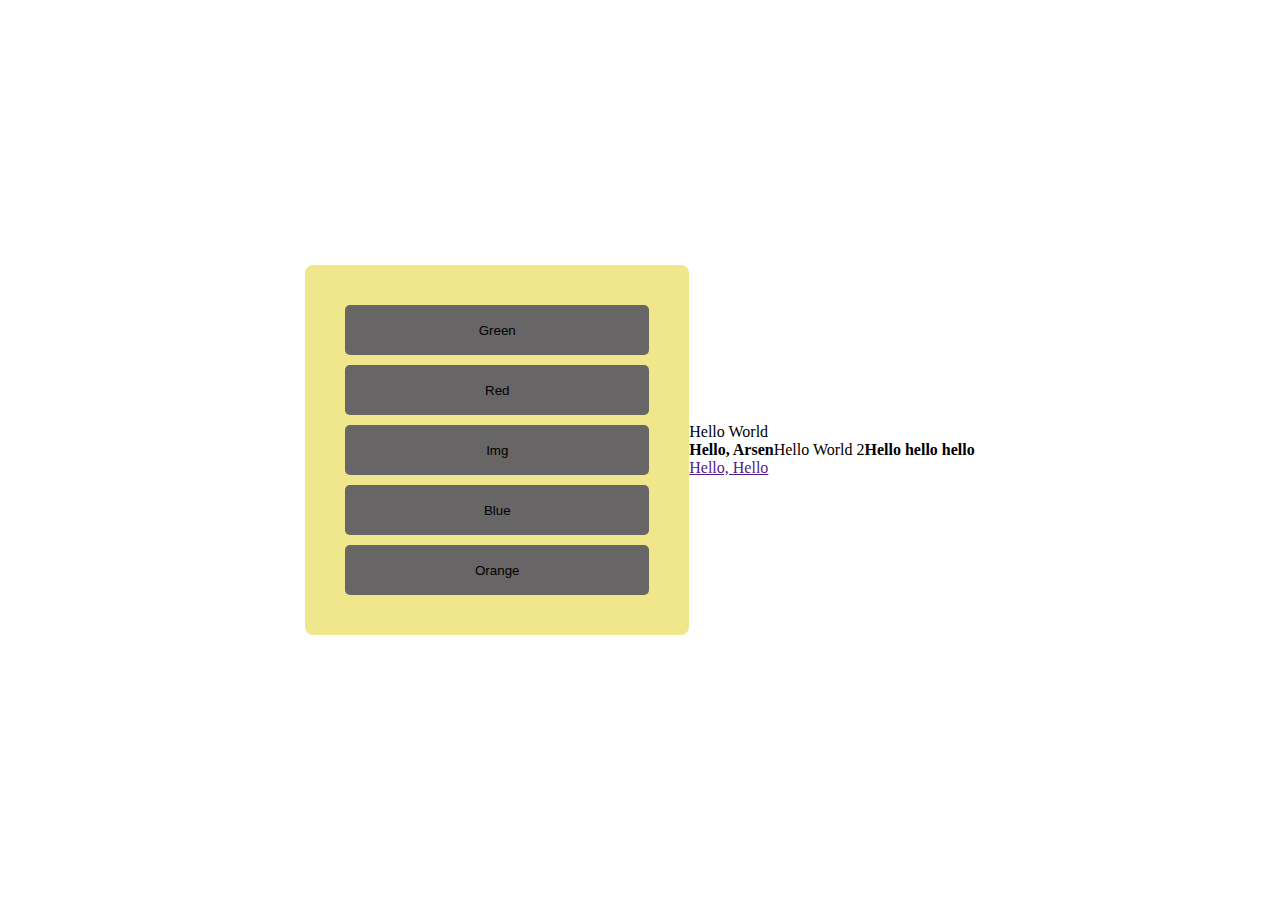
<file: project_10/index.html>
<!DOCTYPE html>
<html lang="en">
<head>
    <meta charset="UTF-8">
    <meta http-equiv="X-UA-Compatible" content="IE=edge">
    <meta name="viewport" content="width=device-width, initial-scale=1.0">
    <title>Document</title>
    <link rel="stylesheet" href="./style.css">
</head>
<body><main>
        <button class="item" id="green">Green</button>
        <button class="item" id="red">Red</button>
        <button class="item" id="url(./images/pionq.jpeg)">Img</button>
        <button class="item" id="blue">Blue</button>
        <button class="item" id="orange">Orange</button>

    </main>

    <div class="item-1">
        <p class="text">Hello World</p>
        <h4 class="title">Hello, Arsen</h4>
        <a href="">Hello, Hello</a>
    </div>

    <p class="text">Hello World 2</p>
    <h4 class="title">Hello hello hello</h4>

    <script src="./script.js"></script>
</body>
</html>
</file>
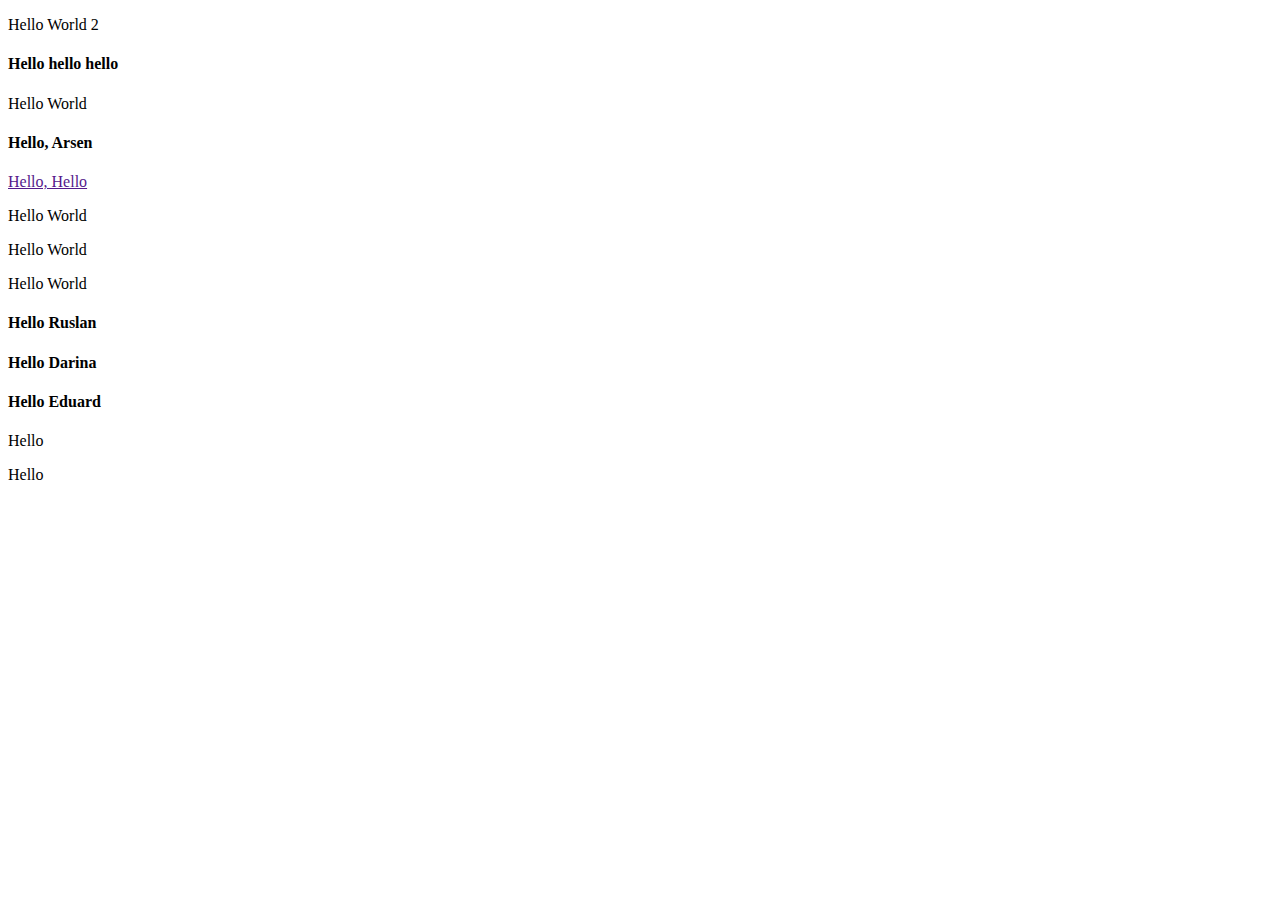
<file: project_11/index.html>
<!DOCTYPE html>
<html lang="en">
<head>
    <meta charset="UTF-8">
    <meta http-equiv="X-UA-Compatible" content="IE=edge">
    <meta name="viewport" content="width=device-width, initial-scale=1.0">
    <title>Document</title>
</head>
<body>
    <p class="text">Hello World 2</p>
    <h4 class="title">Hello hello hello</h4>

    <div class="item-1">
        <p class="text">Hello World</p>
        <h4 class="title">Hello, Arsen</h4>
        <a href="">Hello, Hello</a>
        <p class="text">Hello World</p>
        <p class="text">Hello World</p>
        <p class="text">Hello World</p>
    </div>

    <h4 class="title">Hello Ruslan</h4>
    <h4 class="title">Hello Darina</h4>
    <h4 class="title">Hello Eduard</h4>
   
     <div class="item-2">
        <p class="text">Hello</p>
        <p class="text">Hello</p>
     </div> 

   <script src="./script.js"></script> 
</body>
</html>
</file>
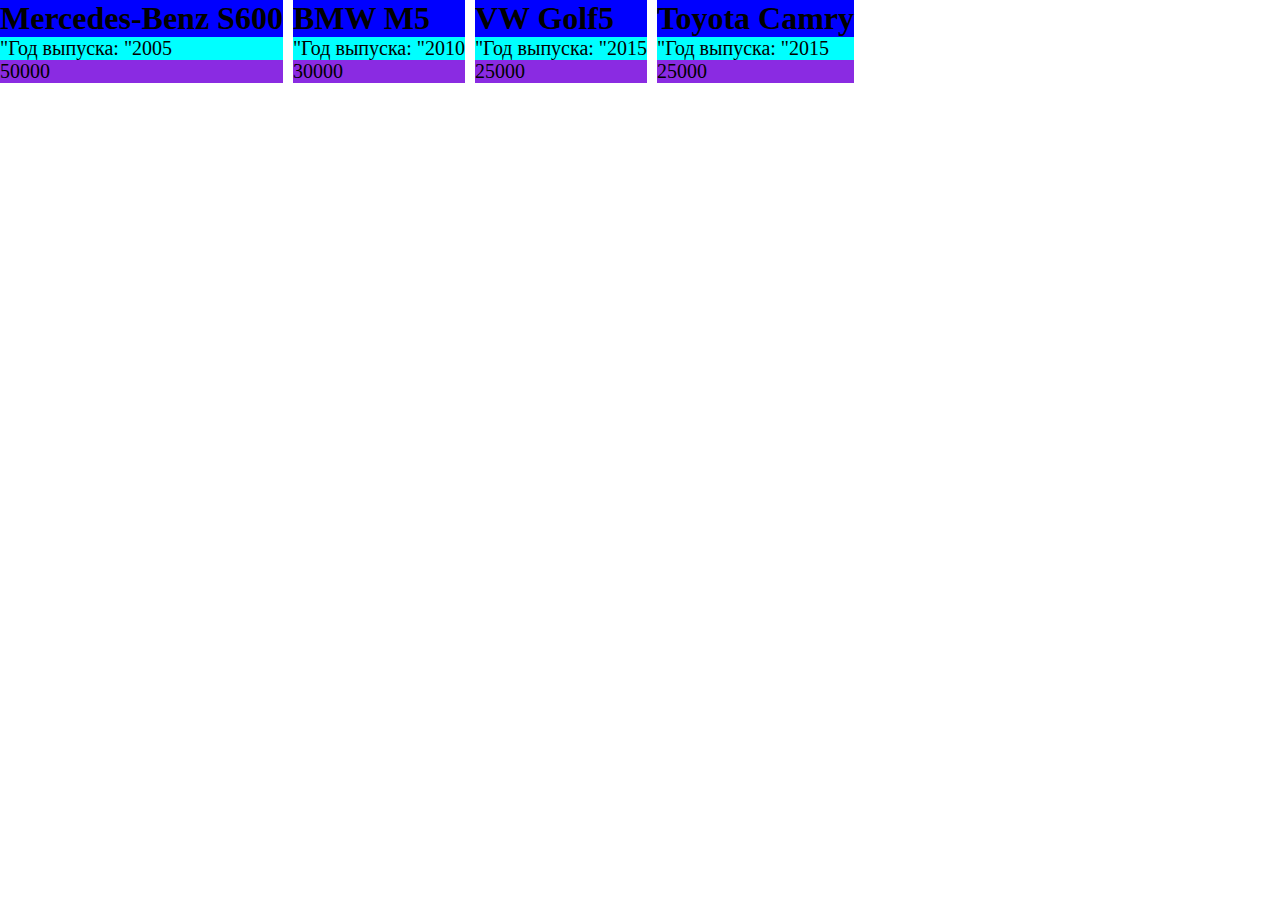
<file: project_13/index.html>
<!DOCTYPE html>
<html lang="en">
<head>
    <meta charset="UTF-8">
    <meta http-equiv="X-UA-Compatible" content="IE=edge">
    <meta name="viewport" content="width=device-width, initial-scale=1.0">
    <title>Document</title>
    <link rel="stylesheet" href="./style.css">
</head>
<body>
    

<main>

</main>


    <script src="./script.js"></script>
</body>
</html>
</file>
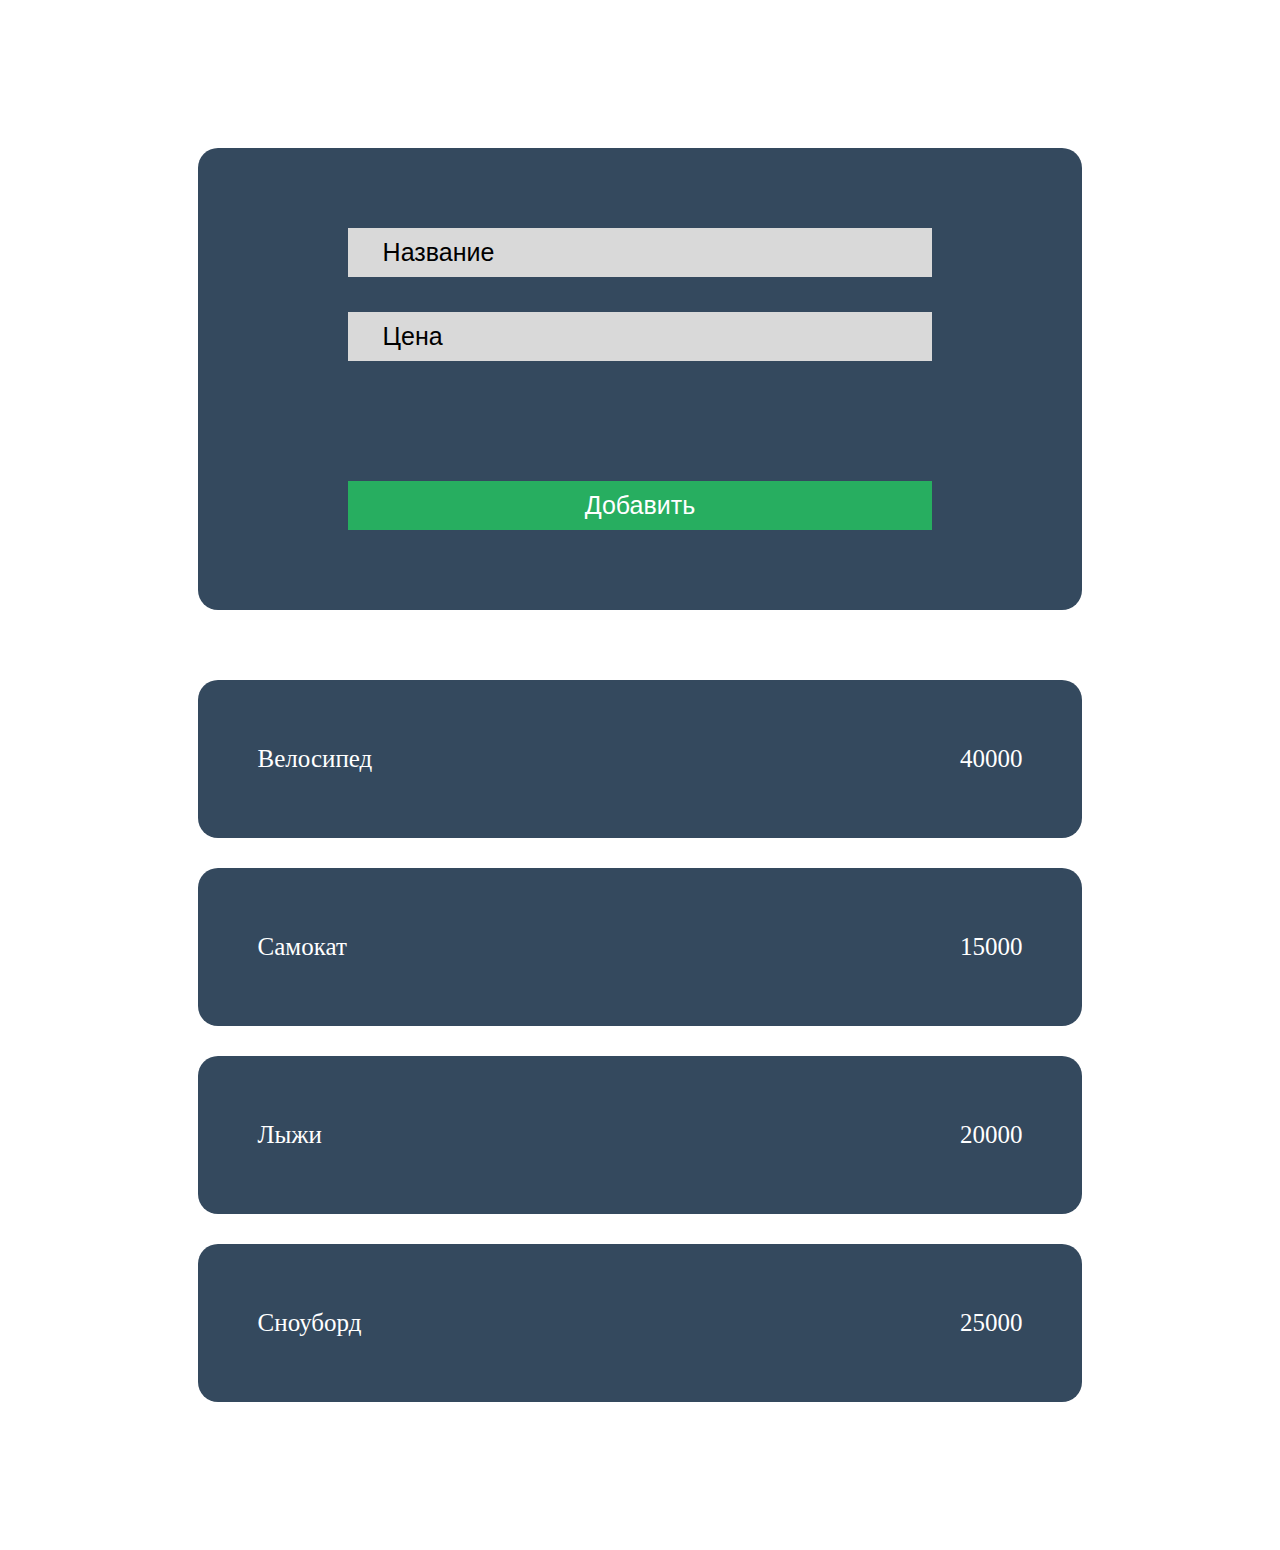
<file: project_15/index.html>
<!DOCTYPE html>
<html lang="en">
<head>
    <meta charset="UTF-8">
    <meta http-equiv="X-UA-Compatible" content="IE=edge">
    <meta name="viewport" content="width=device-width, initial-scale=1.0">
    <title>Shop</title>
    <link rel="stylesheet" href="./style.css">

</head>
<body>
    <main>
        <div class="form-wrapper">
            <form class="product-form">
                <input type="text" placeholder="Название" name="product-name" required>
                <input type="number" placeholder="Цена" name="product-price" required>
                <input type="submit" value="Добавить">
            </form>
        </div>
        <div class="products-wrapper">
           
        </div>
    </main>




<script src="./script.js"></script>    
</body>
</html>
</file>
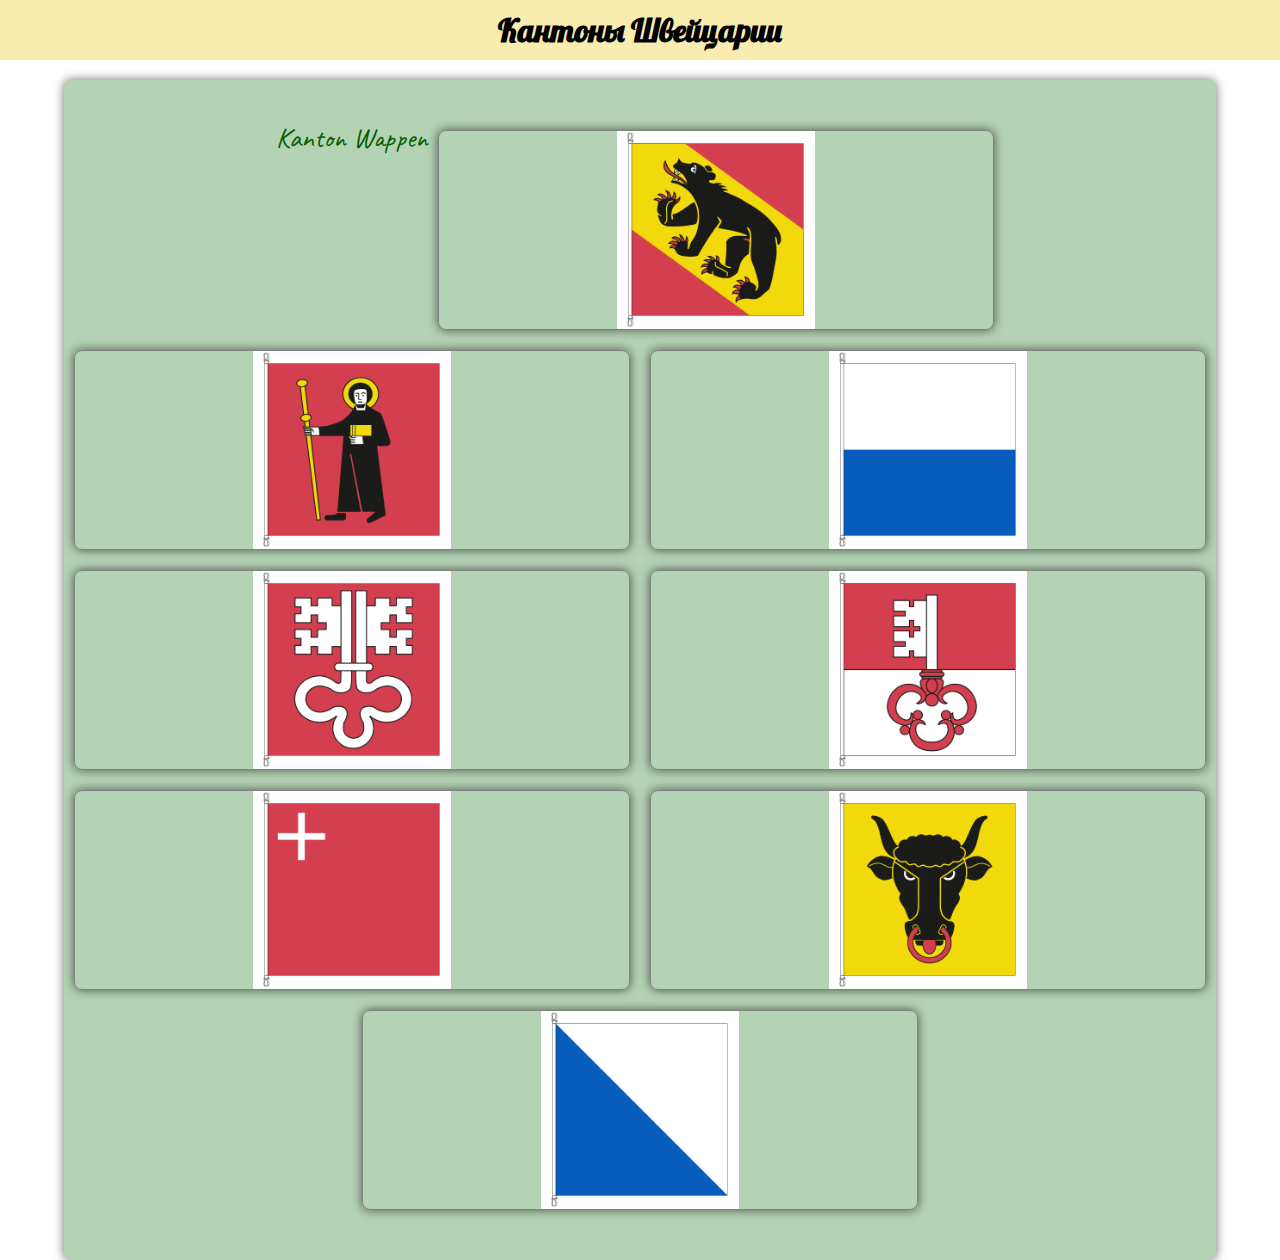
<file: project_2/index.html>
<!DOCTYPE html>
<html lang="en">
<head>
    <meta charset="UTF-8">
    <meta http-equiv="X-UA-Compatible" content="IE=edge">
    <meta name="viewport" content="width=device-width, initial-scale=1.0">
    <title>Document</title>
    <link rel="preconnect" href="https://fonts.googleapis.com">
    <link rel="preconnect" href="https://fonts.gstatic.com" crossorigin>
    <link href="https://fonts.googleapis.com/css2?family=Caveat:wght@500&family=Lobster&display=swap" rel="stylesheet">
    <link rel="stylesheet" href="style/style.css">
    <link rel="stylesheet" href="./style/media.css">
</head>
<body>
    <header>
        <h1>Кантоны Швейцарии</h1>
    </header>
    <main>
        <p>Kanton Wappen</p>
        <div class="item-1"></div>
        <div class="item-2"></div>
        <div class="item-3"></div>
        <div class="item-4"></div>
        <div class="item-5"></div>
        <div class="item-6"></div>
        <div class="item-7"></div>
        <div class="item-8"></div>
    

        <!-- <div class="item-a"></div>
        <div class="item-b"></div>
        <div class="item-c"></div>
        <div class="item-d"></div>
        <div class="item-e"></div>
        <div class="item-f"></div>
        <div class="item-g"></div>
        <div class="item-h"></div> -->
    </main>

</body>
</html>
</file>
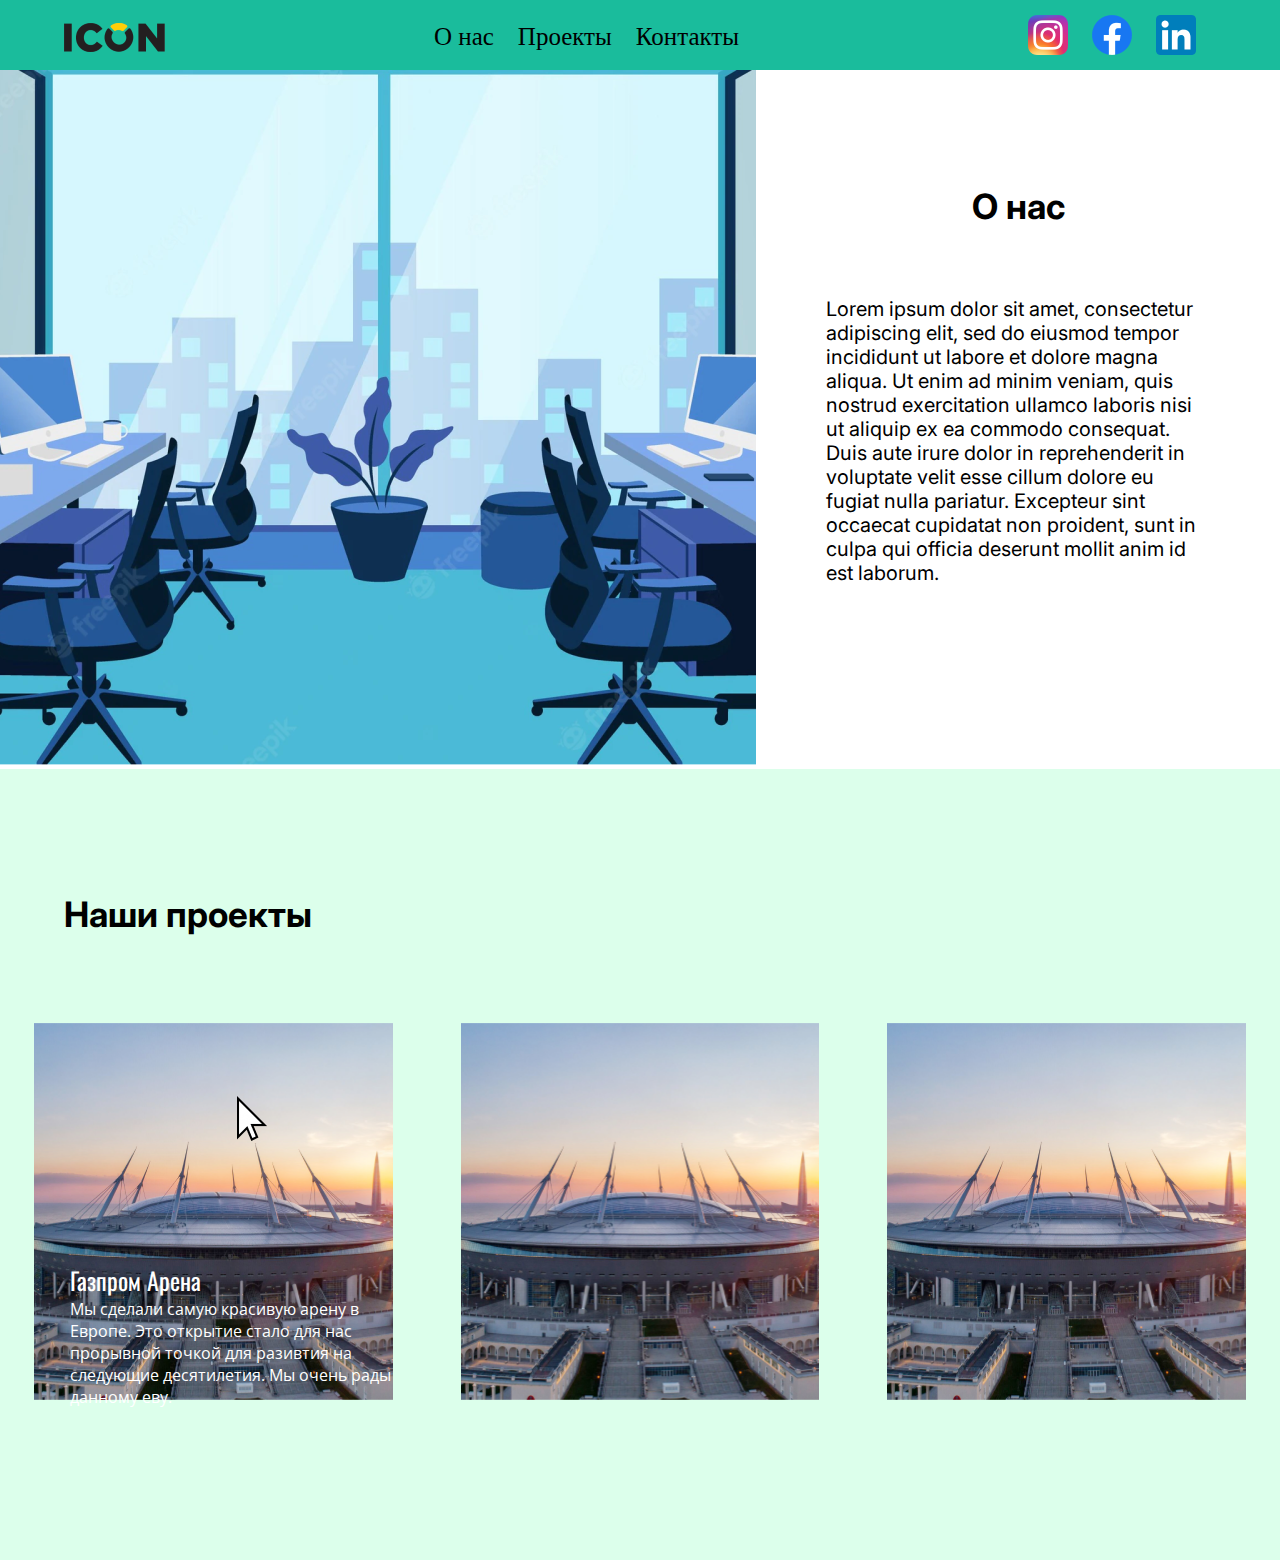
<file: project_3/index.html>
<!DOCTYPE html>
<html lang="en">
<head>
    <meta charset="UTF-8">
    <meta http-equiv="X-UA-Compatible" content="IE=edge">
    <meta name="viewport" content="width=device-width, initial-scale=1.0">
    <title>Document</title>
    <link rel="preconnect" href="https://fonts.googleapis.com">
    <link rel="preconnect" href="https://fonts.gstatic.com" crossorigin>
    <link href="https://fonts.googleapis.com/css2?family=Inter&family=Open+Sans&family=Oswald&display=swap" rel="stylesheet">
    <link rel="stylesheet" href="style.css">
</head>
<body>
    <header>
        <div class="header-wrapper">
            <img src="./images/logo.png" alt="">
            <nav>
                <a href="#">О нас</a>
                <a href="#">Проекты</a>
                <a href="#">Контакты</a>
            </nav>
            <div class="social-icons">
                <img class="social-icon" src="./images/instagram.png" alt="">
                <img class="social-icon" src="./images/facebook.png" alt="">
                <img class="social-icon" src="./images/linkedin.png" alt="">
            </div>
        </div>
    </header>
    <main>
        <div class="about_us_" >
            <div class="about_us">
                <div class="pic">
                    <img class="pic" src="./images/vid_ofis.png" alt="">
                </div>
                <div class="info">
                    <h1 class="info_about">О нас</h1>
                    <p class="info_text">Lorem ipsum dolor sit amet, consectetur adipiscing elit, sed do eiusmod tempor incididunt ut labore et dolore magna aliqua. Ut enim ad minim veniam, quis nostrud exercitation ullamco laboris nisi ut aliquip ex ea commodo consequat. Duis aute irure dolor in reprehenderit in voluptate velit esse cillum dolore eu fugiat nulla pariatur. Excepteur sint occaecat cupidatat non proident, sunt in culpa qui officia deserunt mollit anim id est laborum.
                    </p>
                </div>
            </div>
        </div>
    <h2 class="our_projects" >Наши проекты</h2>
        <div class="our_project_">
            <div class="our_project_1">
                <img class="maus" src="./images/maus.png" alt="">
                <p class="our_project_zagolovok">Газпром Арена</p>
                <p class="our_project_texte" >Мы сделали самую красивую арену в Европе. Это открытие стало для нас прорывной точкой для разивтия на следующие десятилетия. Мы очень рады данному еву.</p>
            </div>
            <div class="our_project_2"></div>
            <div class="our_project_2"></div>
        </div>
    </main>
</body>
</html>
</file>
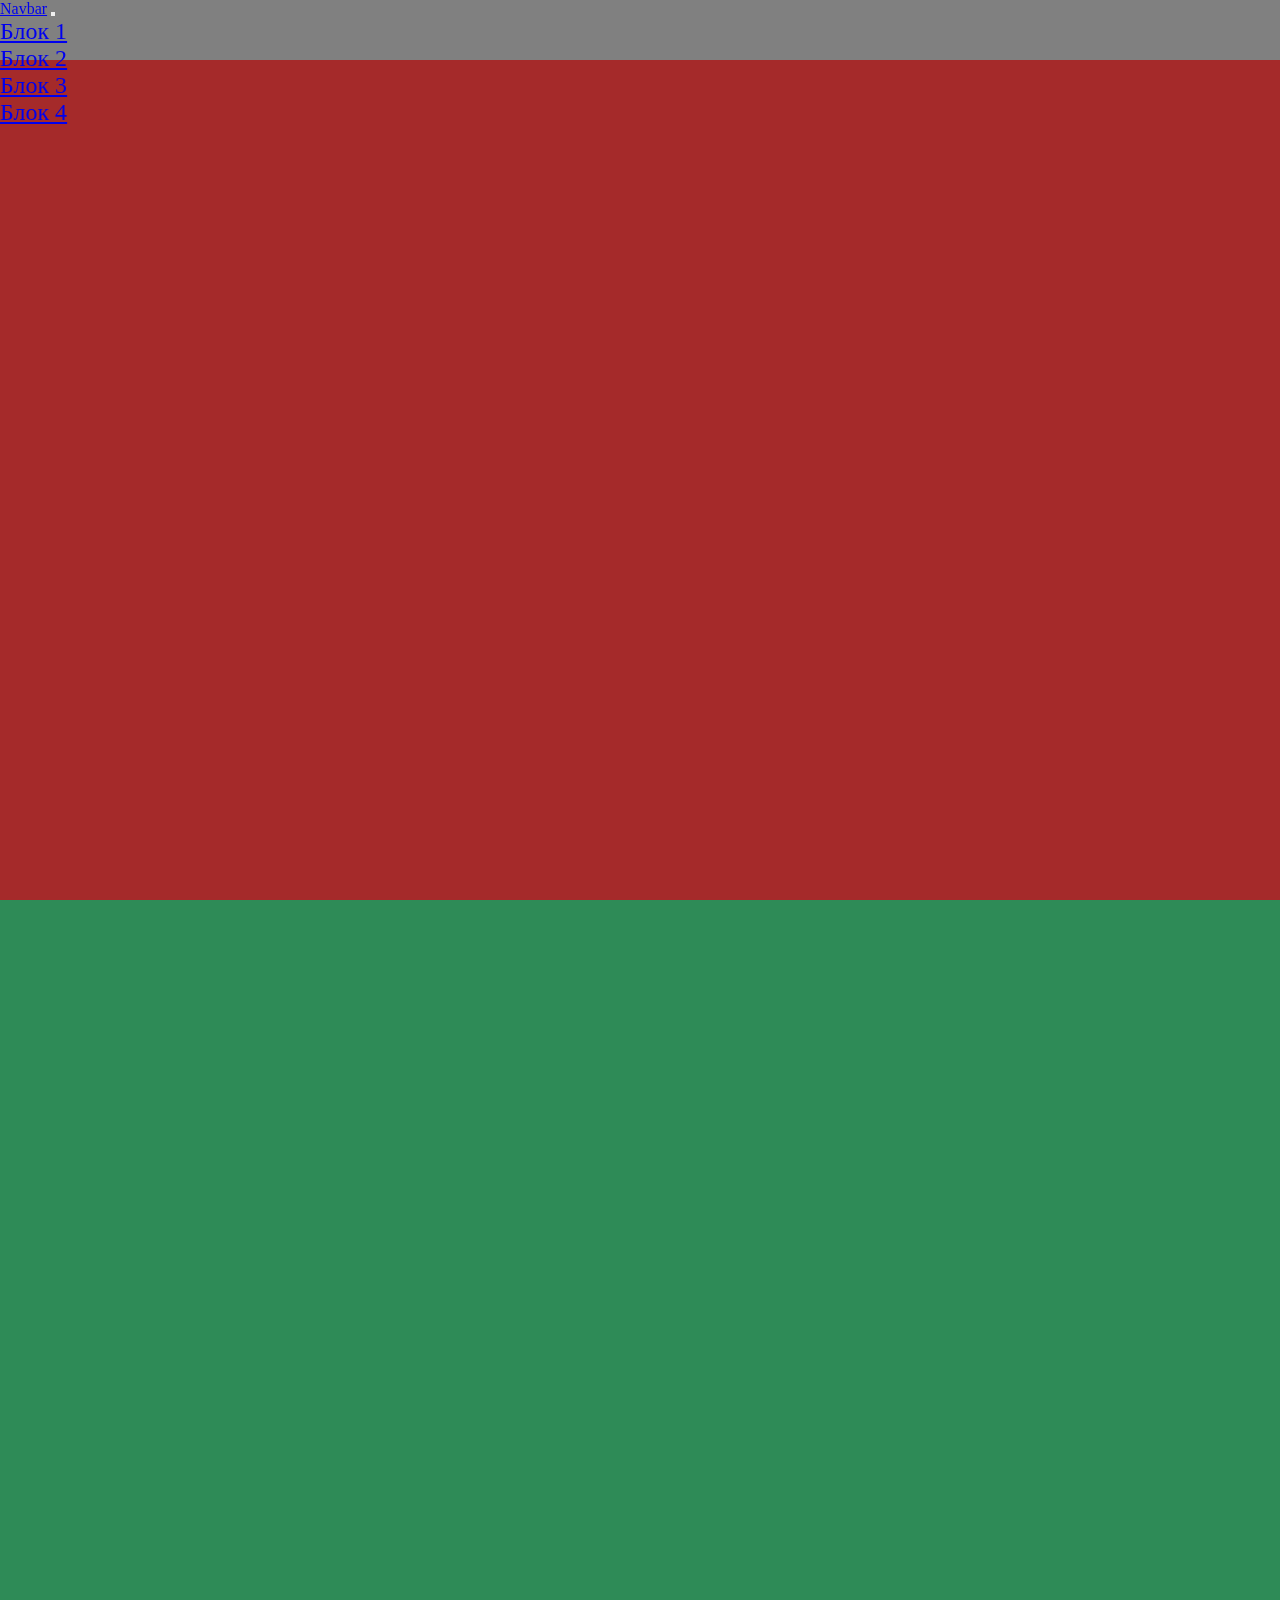
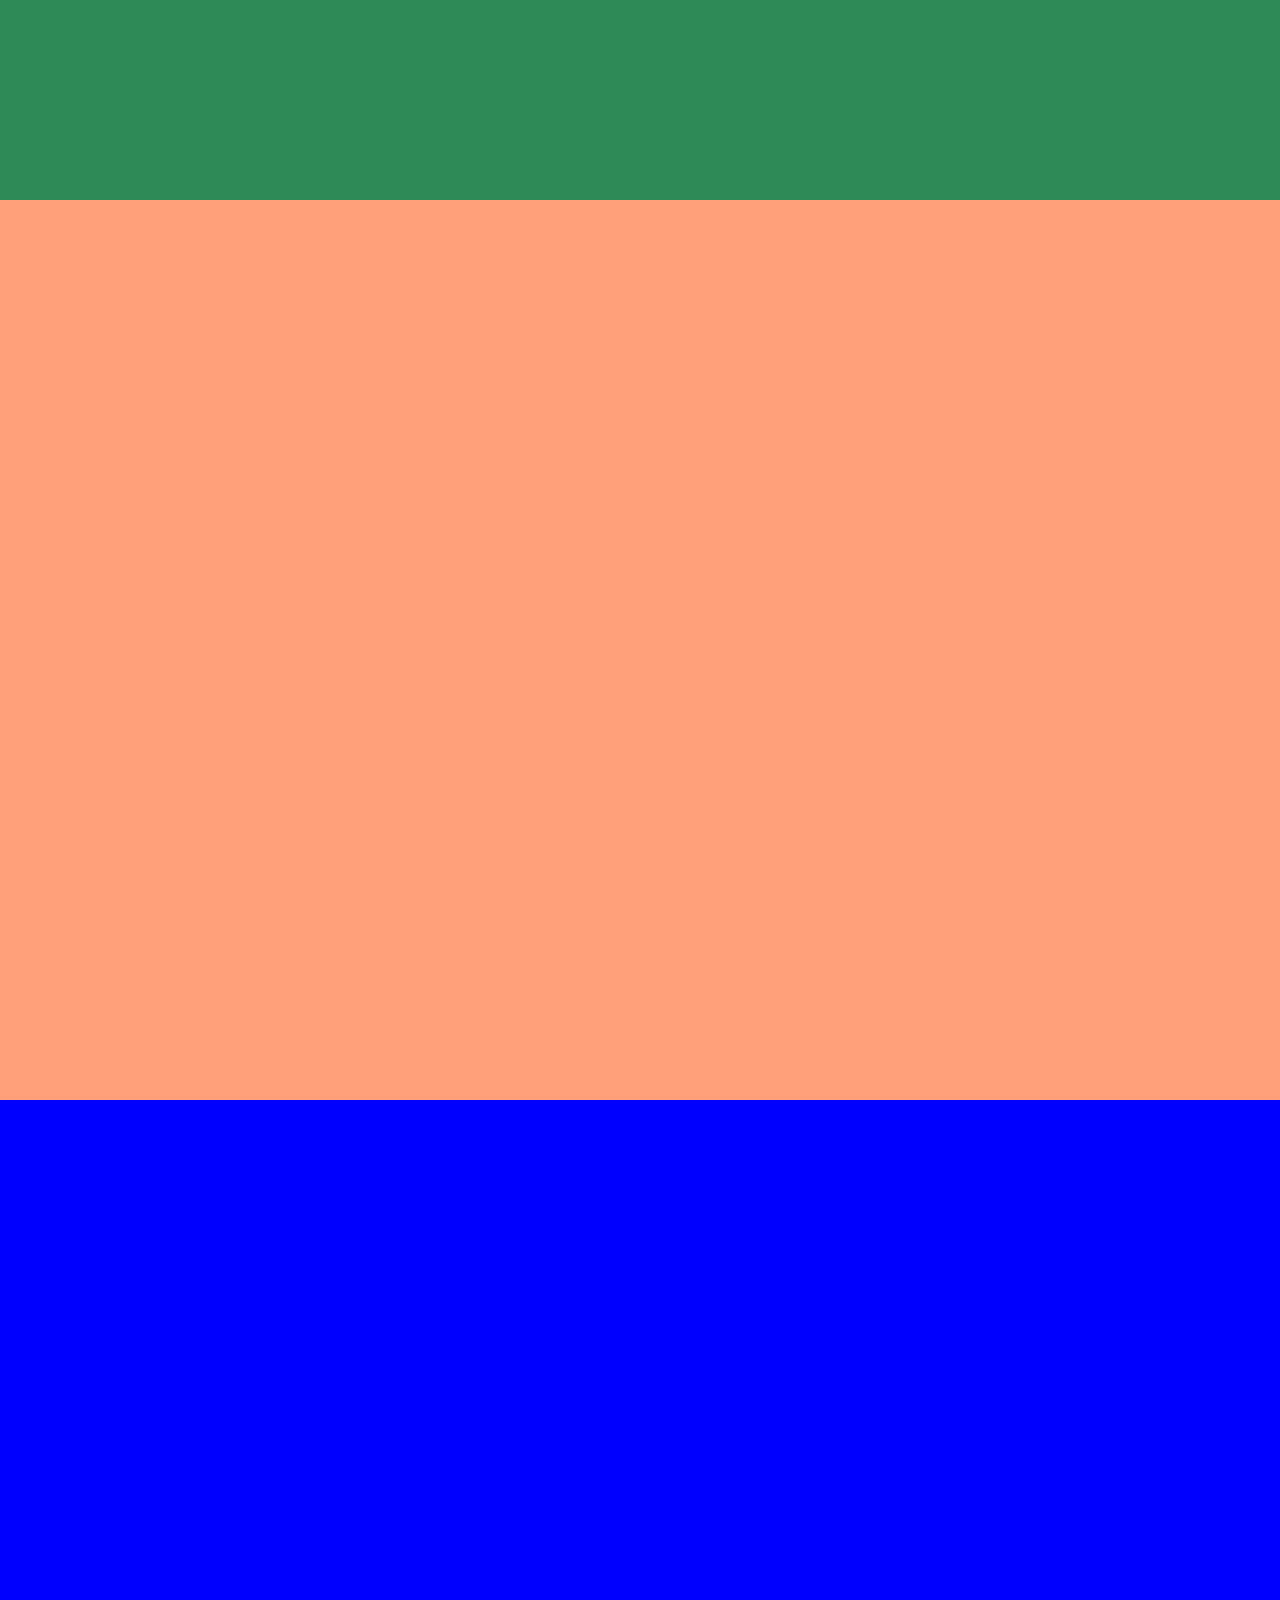
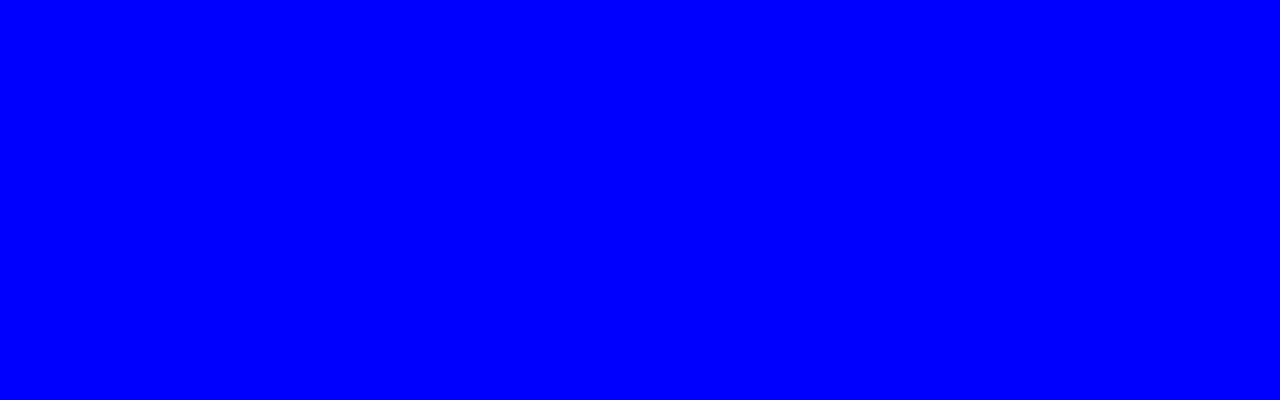
<file: project_4/index.html>
<!DOCTYPE html>
<html lang="en">
<head>
    <meta charset="UTF-8">
    <meta http-equiv="X-UA-Compatible" content="IE=edge">
    <meta name="viewport" content="width=device-width, initial-scale=1.0">
    <title>Document</title>
    <link href="https://cdn.jsdelivr.net/npm/bootstrap@5.2.2/dist/css/bootstrap.min.css" rel="stylesheet" integrity="sha384-Zenh87qX5JnK2Jl0vWa8Ck2rdkQ2Bzep5IDxbcnCeuOxjzrPF/et3URy9Bv1WTRi" crossorigin="anonymous">
    <link rel="stylesheet" href="./style.css">

</head>
<body>
   <header>
    <nav class="navbar navbar-expand-lg navbar-dark bg-dark">
        <div class="container-fluid">
          <a class="navbar-brand" href="#">Navbar</a>
          <button class="navbar-toggler" type="button" data-bs-toggle="collapse" data-bs-target="#navbarNav" aria-controls="navbarNav" aria-expanded="false" aria-label="Toggle navigation">
            <span class="navbar-toggler-icon"></span>
          </button>
          <div class="collapse navbar-collapse" id="navbarNav">
            <ul class="navbar-nav">
              <li class="nav-item">
                <a class="nav-link active" aria-current="page" href="#block-1">Блок 1</a>
              </li>
              <li class="nav-item">
                <a class="nav-link" href="#block-2">Блок 2</a>
              </li>
              <li class="nav-item">
                <a class="nav-link" href="#block-3">Блок 3</a>
              </li>
              <li class="nav-item">
                <a class="nav-link" href="#block-4">Блок 4</a>
              </li>
            </ul>
          </div>
        </div>
      </nav>
   </header> 

    <main>
        <section class="item item-1" id="block-1"></section>
        <section class="item item-2" id="block-2"></section>
        <section class="item item-3" id="block-3"></section>
        <section class="item item-4" id="block-4"></section>
    </main>
    
    <script src="https://cdn.jsdelivr.net/npm/bootstrap@5.2.2/dist/js/bootstrap.bundle.min.js" integrity="sha384-OERcA2EqjJCMA+/3y+gxIOqMEjwtxJY7qPCqsdltbNJuaOe923+mo//f6V8Qbsw3" crossorigin="anonymous"></script>

</body>
</html>
</file>
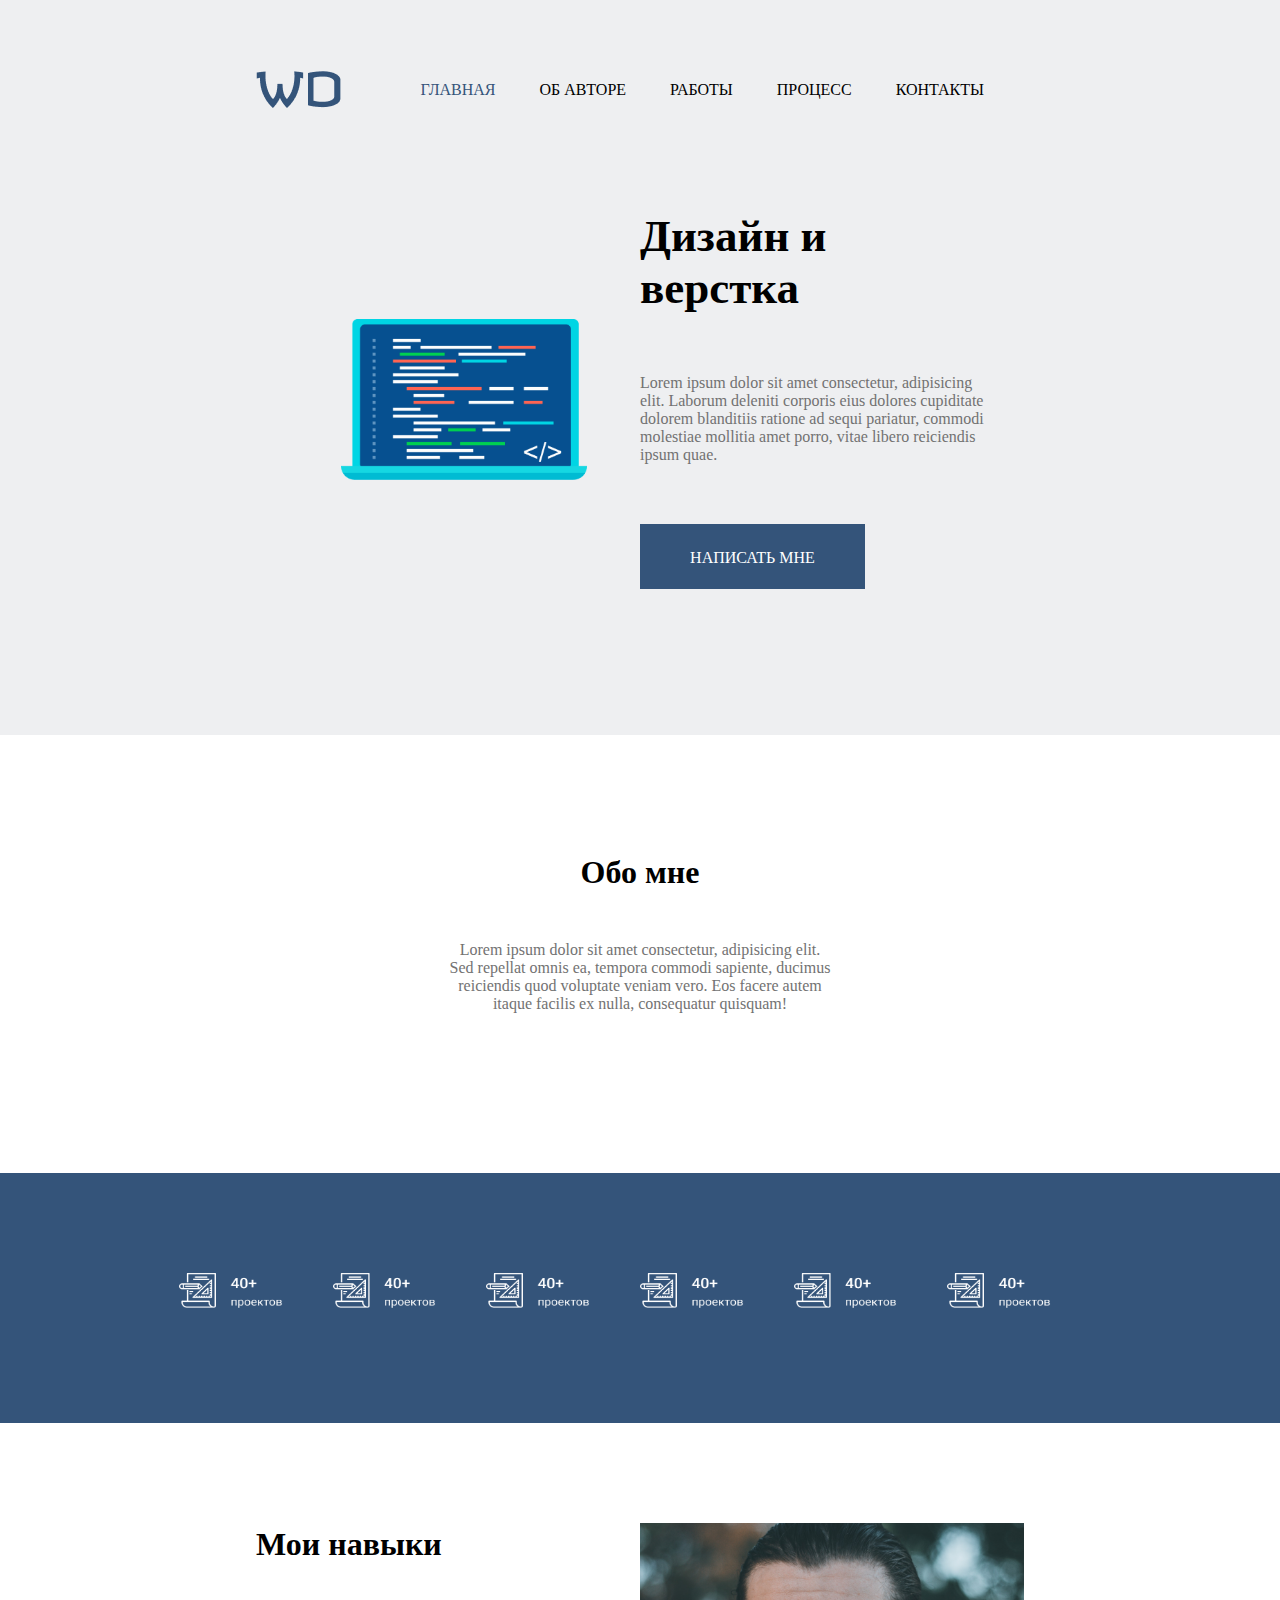
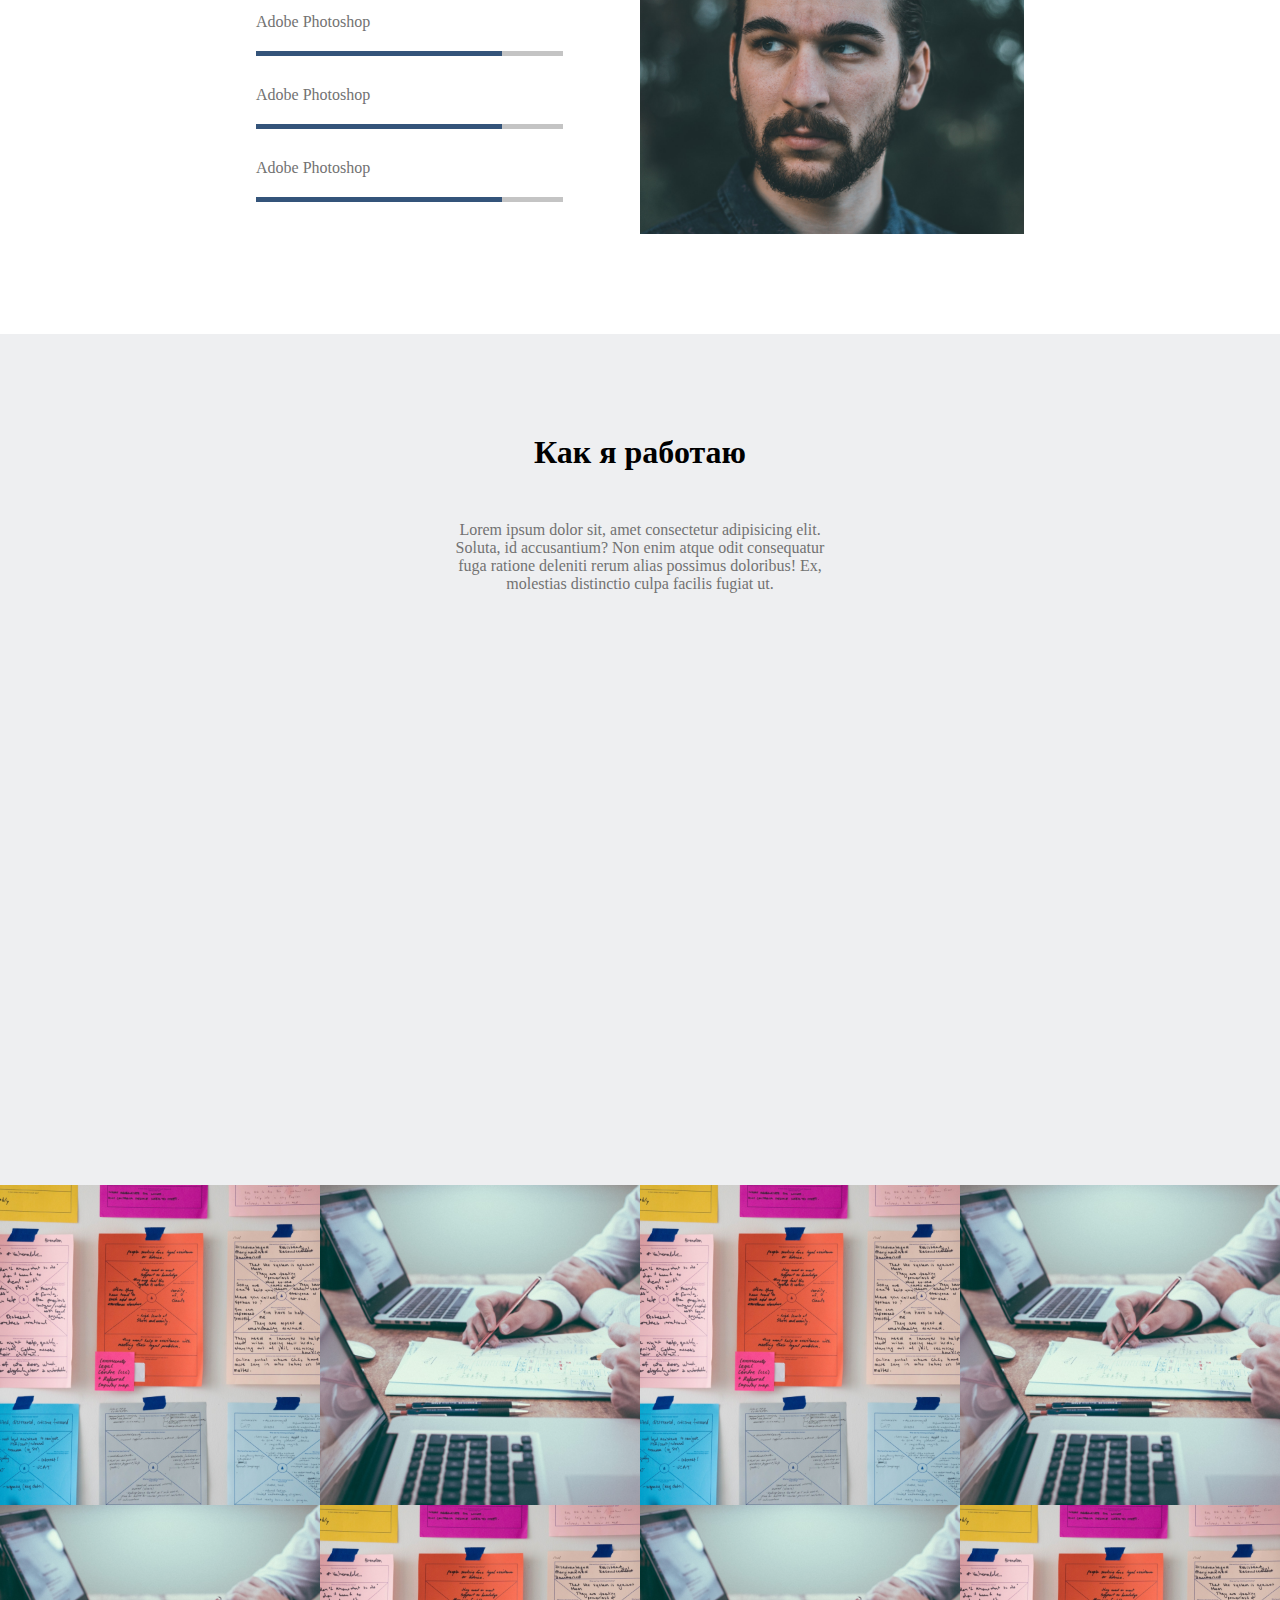
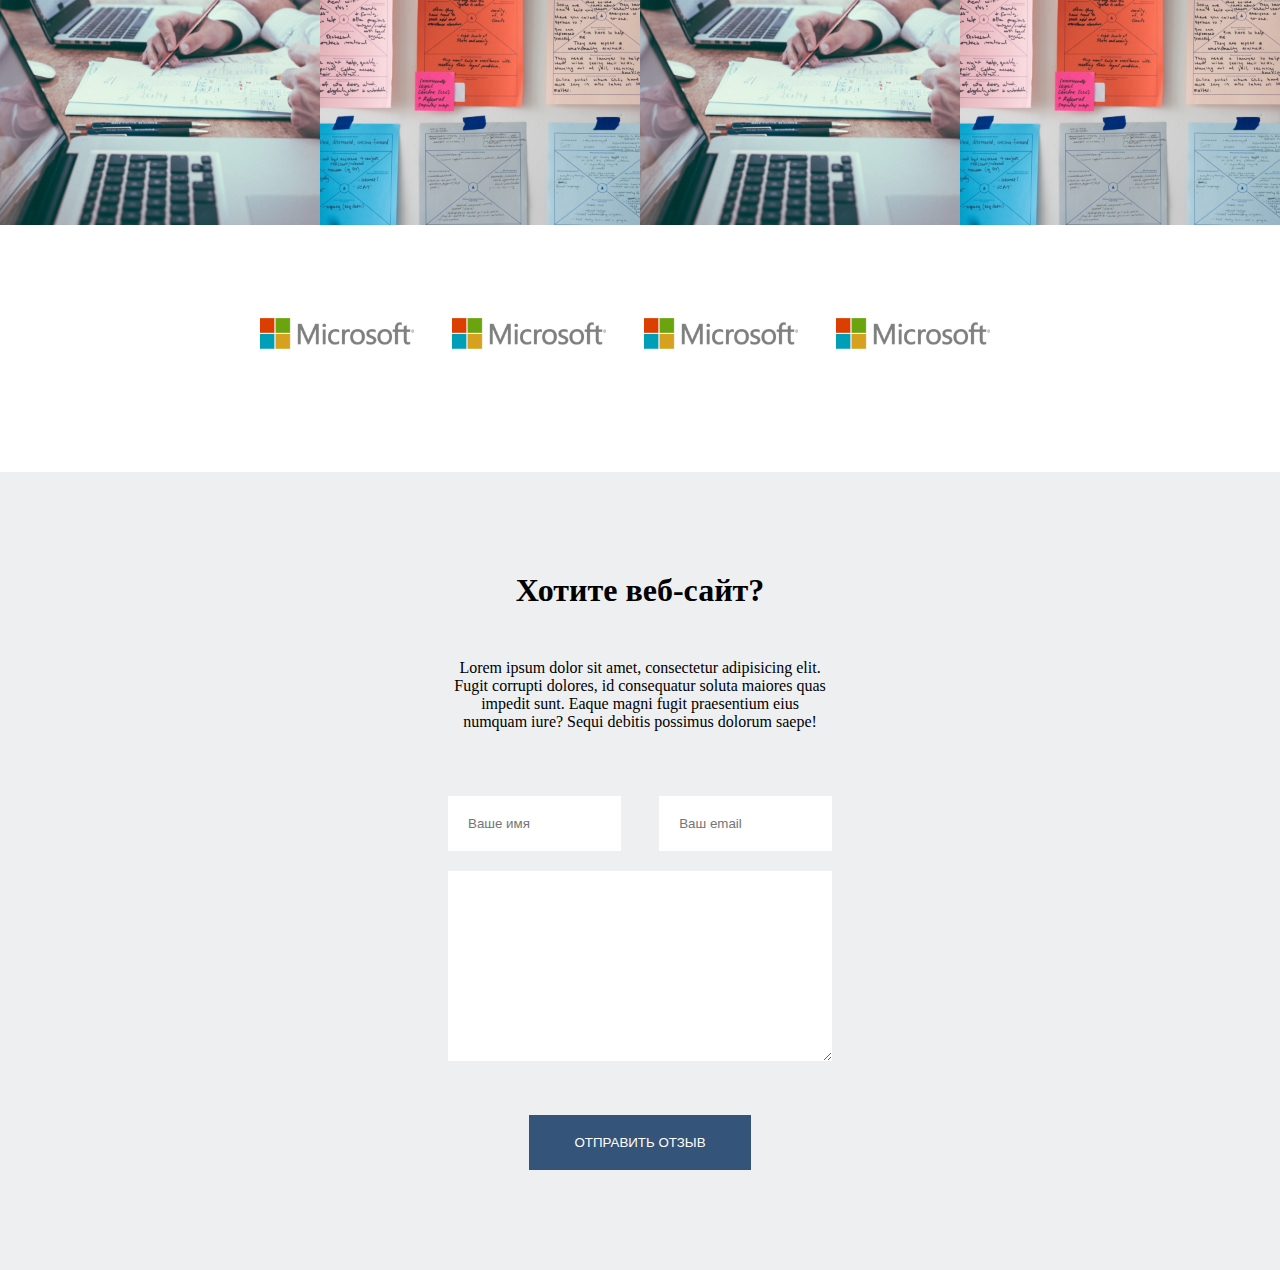
<file: project_5/index.html>
<!DOCTYPE html>
<html lang="en">
<head>
    <meta charset="UTF-8">
    <meta http-equiv="X-UA-Compatible" content="IE=edge">
    <meta name="viewport" content="width=device-width, initial-scale=1.0">
    <title>Form</title>
    <link rel="stylesheet" href="./style.css">
</head>
<body>

<section class="header" id="home" >
    <header>
        <div class="header-wrapper">
            <img class="header_wrapper" src="./images/logo.png" alt="">
            <nav>
                <a href="#home" class="home">ГЛАВНАЯ</a>
                <a href="#about_author">ОБ АВТОРЕ</a>
                <a href="#work">РАБОТЫ</a>
                <a href="#process">ПРОЦЕСС</a>
                <a href="#contact">КОНТАКТЫ</a>
            </nav>
        </div>    
    </header>
</section>

<section class="design">

    <div class="design-wrapper">
        <img class="design-image" src="./images/komp.png" alt="">
        <div class="design-info">
            <h1>Дизайн и верстка</h1>
            <p class="design_info">Lorem ipsum dolor sit amet consectetur, adipisicing elit. Laborum deleniti corporis eius dolores cupiditate dolorem blanditiis ratione ad sequi pariatur, commodi molestiae mollitia amet porro, vitae libero reiciendis ipsum quae.</p>
            <div class="design-info-internal">
                <p class="design-info-internal-txt">НАПИСАТЬ МНЕ</p>
            </div>

        </div>
    
    </div>

</section>


<section class="about_me" id="about_author" >
        <h2 class="about_me-title">Обо мне</h2>
        <p class="about_me-descr">Lorem ipsum dolor sit amet consectetur, adipisicing elit. Sed repellat omnis ea, tempora commodi sapiente, ducimus reiciendis quod voluptate veniam vero. Eos facere autem itaque facilis ex nulla, consequatur quisquam!</p>
</section>

    <section class="numbers_projects">
        <div class="numbers_projects-wrapper">
            <img src="./images/40+.png" alt="">
            <img src="./images/40+.png" alt="">
            <img src="./images/40+.png" alt="">
            <img src="./images/40+.png" alt="">
            <img src="./images/40+.png" alt="">
            <img src="./images/40+.png" alt="">
        </div>
    </section>

    <section class="skills" id="work" >
        <div class="skills-wrapper">
            <div class="skills-info">
                <h3 class="skills-title">Мои навыки</h3>
                
                <div class="skill">
                    <p class="skill-name">Adobe Photoshop</p>
                    <div class="skill-scale">
                        <div class="skill-scale-internal"></div>
                    </div>
                </div>

                <div class="skill">
                    <p class="skill-name">Adobe Photoshop</p>
                    <div class="skill-scale">
                        <div class="skill-scale-internal"></div>
                    </div>
                </div>

                <div class="skill">
                    <p class="skill-name">Adobe Photoshop</p>
                    <div class="skill-scale">
                        <div class="skill-scale-internal"></div>
                    </div>
                </div>
            </div>
        
            <img class="skill-image" src="./images/avatar.png" alt="">
        </div>

    </section>

    <section class="process" id="process" >

        <h3 class="process-titel">Как я работаю</h3>
        <p class="process-descr">Lorem ipsum dolor sit, amet consectetur adipisicing elit. Soluta, id accusantium? Non enim atque odit consequatur fuga ratione deleniti rerum alias possimus doloribus! Ex, molestias distinctio culpa facilis fugiat ut.</p>
        <iframe class="process-video"
            src="https://www.youtube.com/embed/t0Q2otsqC4I" 
            title="YouTube video player" 
            frameborder="0" 
            allow="accelerometer; autoplay; clipboard-write; encrypted-media; gyroscope; picture-in-picture" 
            allowfullscreen>
        </iframe>


    </section>

    <section class="projects">
        <div class="projects-item sticker">
            <div class="projects-item-hover">
                <img src="./images/eye.png" alt="">
            </div>
        </div>
        <div class="projects-item laptop">
            <div class="projects-item-hover">
                <img src="./images/eye.png" alt="">
            </div>
        </div>

        <div class="projects-item sticker">
            <div class="projects-item-hover">
                <img src="./images/eye.png" alt="">
            </div>
        </div>
        <div class="projects-item laptop">
            <div class="projects-item-hover">
                <img src="./images/eye.png" alt="">
            </div>
        </div>

        <div class="projects-item laptop">
            <div class="projects-item-hover">
                <img src="./images/eye.png" alt="">
            </div>
        </div>
        <div class="projects-item sticker">
            <div class="projects-item-hover">
                <img src="./images/eye.png" alt="">
            </div>
        </div>

        <div class="projects-item laptop">
            <div class="projects-item-hover">
                <img src="./images/eye.png" alt="">
            </div>
        </div>
        <div class="projects-item sticker">
            <div class="projects-item-hover">
                <img src="./images/eye.png" alt="">
            </div>
        </div>
    </section>

    <section class="microsoft">
        <div class="microsoft-wrapper">
            <img src="./images/microsoft.png" alt="">
            <img src="./images/microsoft.png" alt="">
            <img src="./images/microsoft.png" alt="">
            <img src="./images/microsoft.png" alt="">
           
        </div>
    </section>
    
    <section class="form" id="contact" >
        <h4 class="form-title">Хотите веб-сайт?</h4>
        <p class="form-descr">Lorem ipsum dolor sit amet, consectetur adipisicing elit. Fugit corrupti dolores, id consequatur soluta maiores quas impedit sunt. Eaque magni fugit praesentium eius numquam iure? Sequi debitis possimus dolorum saepe!</p>

        <form>
            <div class="form-control">
                <input type="text" placeholder="Ваше имя">
                <input type="email" placeholder="Ваш email">
            </div>
           
                <textarea name="" id="" cols="30" rows="10"></textarea>
                <input type="submit" value="отправить отзыв">
           

   
   
   
        </form>
    </section>
</body>
</html>
</file>
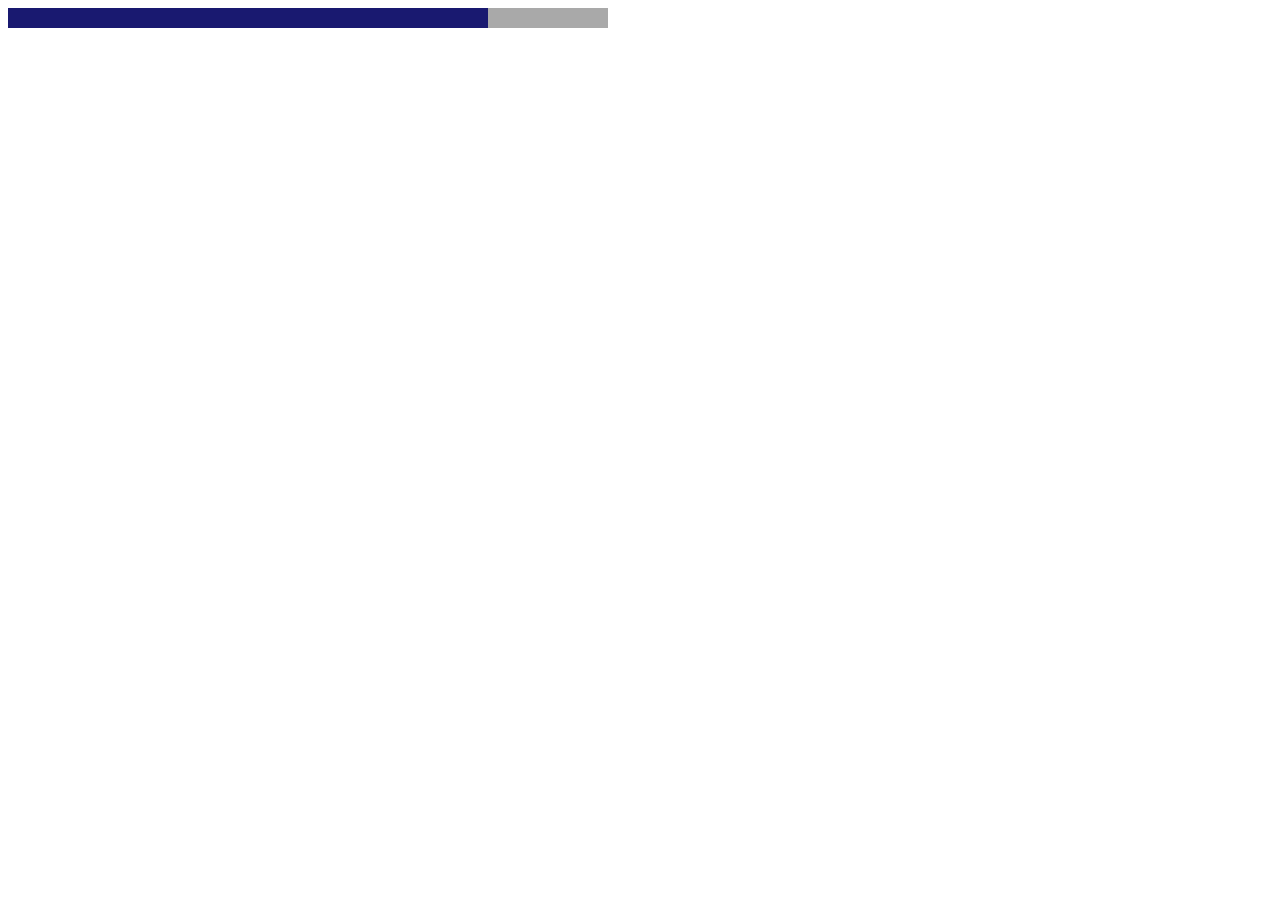
<file: project_6/index.html>
<!DOCTYPE html>
<html lang="en">
<head>
    <meta charset="UTF-8">
    <meta http-equiv="X-UA-Compatible" content="IE=edge">
    <meta name="viewport" content="width=device-width, initial-scale=1.0">
    <title>Document</title>
    <link rel="stylesheet" href="./style.css">

</head>
<body>
   <main>
        <div class="skill-scale">
            <div class="skill-scale-internal"></div>
        </div>
    </main>
</body>
</html>
</file>
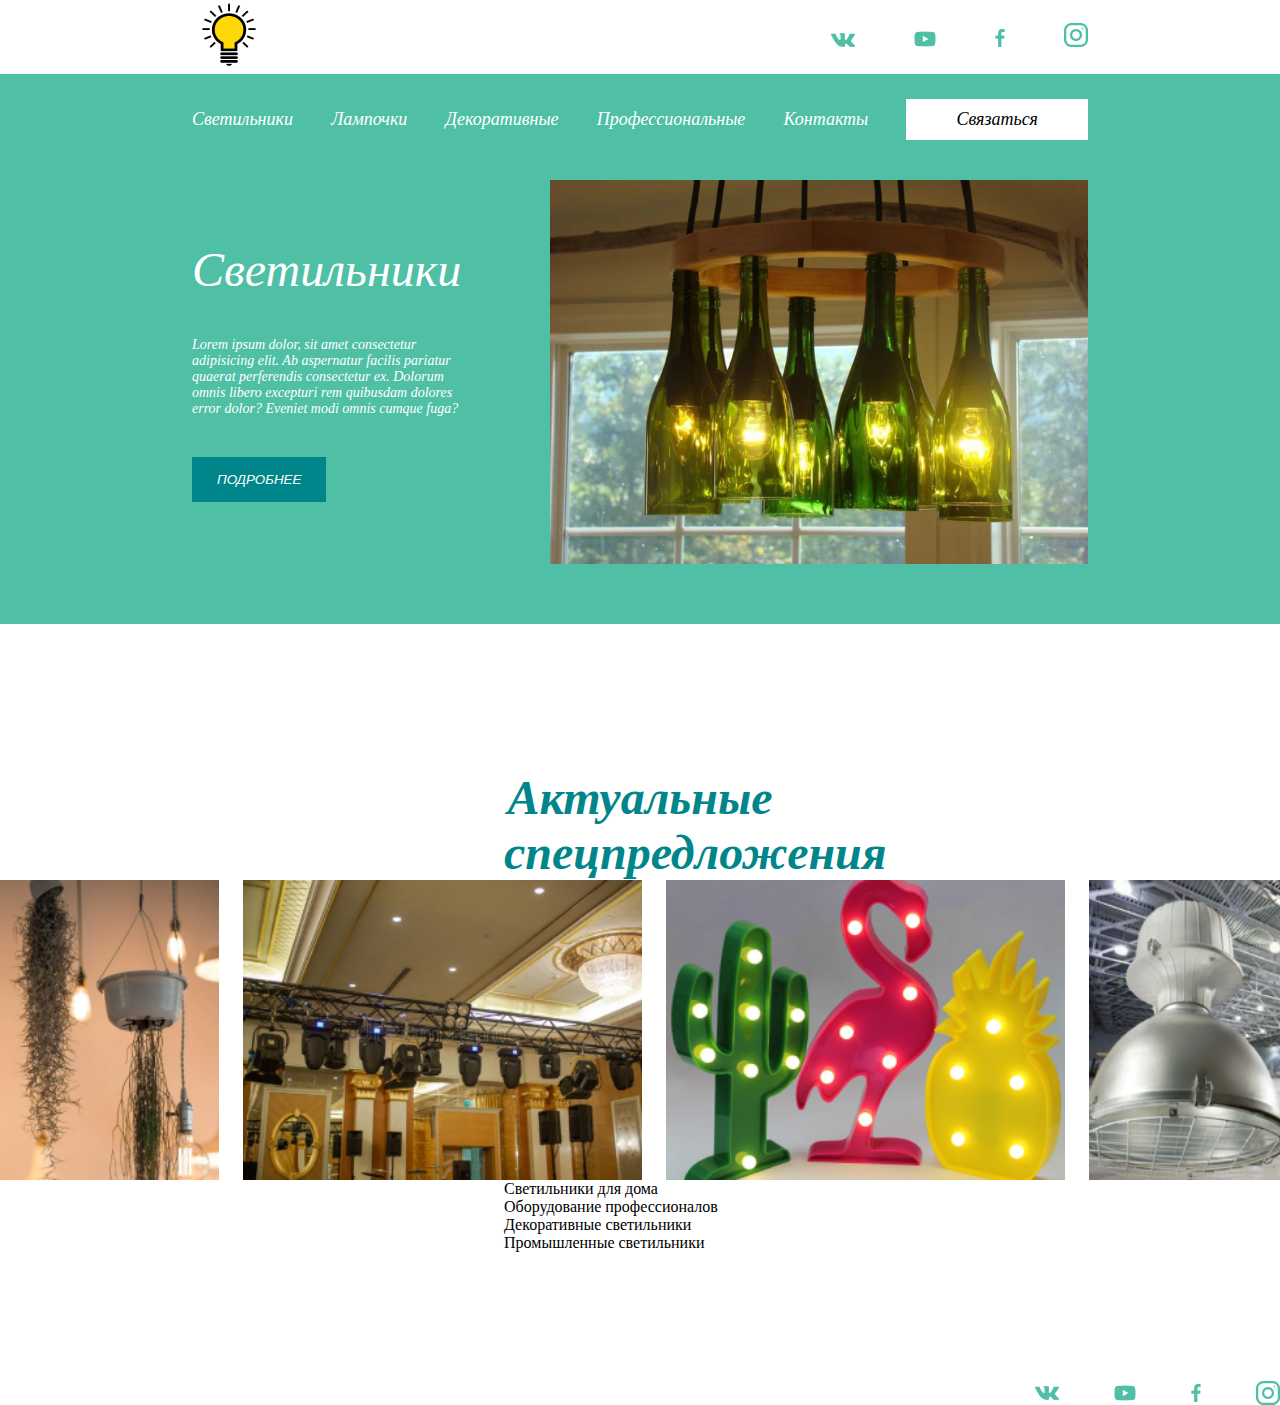
<file: project_7/index.html>
<!DOCTYPE html>
<html lang="en">
<head>
    <meta charset="UTF-8">
    <meta http-equiv="X-UA-Compatible" content="IE=edge">
    <meta name="viewport" content="width=device-width, initial-scale=1.0">
    <title>Lamp</title>
    <link rel="stylesheet" href="./style/style.css">
    <link rel="stylesheet" href="./style/media.css">
</head>
<body>
   <header>
        <div class="wrapper header-wrapper">
            <img src="./images/logo.png" alt="" class="logo">
            <div class="header-icons">
                <img src="./images/vk.png" alt="" class="header-icon">
                <img src="./images/youtube.png" alt="" class="header-icon">
                <img src="./images/facebook.png" alt="" class="header-icon">
                <img src="./images/instagram.png" alt="" class="header-icon">
            </div>
        </div>
   </header> 

   <section class="intro" >
        <div class="wrapper intro-wrapper">
            <nav class="intro-nav">
                <a href="#" class="nav-link">Светильники</a>
                <a href="#" class="nav-link">Лампочки</a>
                <a href="#" class="nav-link">Декоративные</a>
                <a href="#" class="nav-link">Профессиональные</a>
                <a href="#" class="nav-link">Контакты</a>
                <a href="tel:+996555101010" class="nav-link">Связаться</a>
            </nav>
            <div class="intro-info">
                <div class="intro-text">
                    <h1 class="intro-title">Светильники</h1>
                    <p class="intro-descr">Lorem ipsum dolor, sit amet consectetur adipisicing elit. Ab aspernatur facilis pariatur quaerat perferendis consectetur ex. Dolorum omnis libero excepturi rem quibusdam dolores error dolor? Eveniet modi omnis cumque fuga?</p>
                    <button class="intro-btn">Подробнее</buttonn>
                </div>
                <img src="./images/lamp.png" alt="" class="intro-img">
            </div>
        </div>
   </section>

   <section class="actual">
        <div class="wrapper actual-wrapper">
            <h2 class="actual-title">Актуальные спецпредложения</h2>
            <div class="actual-imgs">
                <img src="./images/lamp1.png" alt="" class="actual-img">
                <img src="./images/lamp2.png" alt="" class="actual-img">
                <img src="./images/lamp3.png" alt="" class="actual-img">
                <img src="./images/lamp4.png" alt="" class="actual-img">
            </div>
            <div class="actual-text">
                <p class="actual_text">Светильники для дома</p>
                <p class="actual_text">Оборудование профессионалов</p>
                <p class="actual_text">Декоративные светильники</p>
                <p class="actual_text">Промышленные светильники</p>
            </div>
        </div>
    </section>

    <section class="footer">
        <div class="footer-icons">
            <img src="./images/vk.png" alt="" class="footer-icon">
            <img src="./images/youtube.png" alt="" class="footer-icon">
            <img src="./images/facebook.png" alt="" class="footer-icon">
            <img src="./images/instagram.png" alt="" class="footer-icon">
        </div>        
    </section>    
    
   




</body>
</html>
</file>
<file: project_10/style.css>
* {
    margin: 0;
    padding: 0;
    box-sizing: border-box;
}

body {
    height: 100vh;
    display: flex;
    justify-content: center;
    align-items: center;
}

main {
    width: 30%;
    background-color: khaki;
    padding: 40px;
    border-radius: 8px;
    
}

button {
    width: 100%;
    border: none;
    outline: none;
    height: 50px;
    border-radius: 5px;
    background-color: rgb(103, 101, 101);
   
}

button:not(:last-child) {
    margin-bottom: 10px;
}

button:hover {
    background-color: rgb(77, 76, 76);
    cursor: pointer;
}
</file>
<file: project_13/style.css>
* {
    margin: 0;
    padding: 0;
    box-sizing: border-box;
}

main {
    display: flex;
}

.laptop {
    background-color: seagreen;
    width: 30%;
    padding: 20px;
    margin: 10px;
    border-radius: 8px;

}

p {
    font-size: 20px;
}
.cars {
    margin-right: 10px;
}
.mark {
    background-color: blue;
}
.model {
    background-color: aqua;
}
.year {
    background-color: aqua;
}
.price {
    background-color: blueviolet;
}
</file>
<file: project_15/style.css>
* {
    margin: o;
    padding: 0;
    box-sizing: border-box;
}

main {
    padding: 140px 0;
}

.form-wrapper {
    width: 70%;
    margin: auto;
    background-color: #34495E;
    padding: 80px 150px;
    border-radius: 20px;
}

.product-form {
    display: flex;
    flex-direction: column;
}

input::placeholder {
    color: black;
}

input {
    padding: 10px 35px;
    border: none;
    outline: none;
    font-size: 25px;

}

input[type="number"] {
    margin: 35px 0 120px;
}

input[type="text"], input[type="number"] {
    background-color: #D9D9D9;
   

}

input[type="submit"] {
    background-color: #27AE60;
    color: white;
}

/* rabota s produktami */

.products-wrapper {
    width: 70%;
    margin: 70px auto 0;

}

.product {
    display: flex;
    justify-content: space-between;
    padding: 40px 60px;
    background-color: #34495E;
    border-radius: 20px;
    color: white;
    font-size: 25px;
    position: relative;
}

.product:not(:last-child) {
    margin-bottom: 30px;
}

.delete-btn {
    display: none; /*crhsnm äktvtzn*/
    width: 30px;
    height: 30px;
    background-color: #FC7171;
    border-radius: 50%; /*круглый элемент*/
    position: absolute;
    top: -10px;
    right: -10px;
    border: 3px solid black;
}
</file>
<file: project_2/style/style.css>
* {
    margin: 0;
    box-sizing: border-box;
}
body {font-family: 'Lobster', cursive;
}
header {
    background-color: rgb(248, 237, 174);
    padding-top: 10px;
    height: 60px;
    margin-bottom: 20px;
}
h1 {
    text-align: center;
}
main {
    display: flex;
    flex-wrap: wrap;
    justify-content: center;
    background-color: rgb(180, 210, 180);
    width: 90%;
    margin: auto;
    padding: 40px 0;
    border-radius: 8px;
    box-shadow: 0 0 10px 1px rgba(0, 0, 0, 0.5);
}
p {
    font-size: 28px;
    font-family: 'Caveat', cursive;
    color: rgb(3, 97, 3);
    text-shadow: 0 0 10px 1px rgba(0, 0, 0, 0.5);
}
div {
    background-size: contain;
    background-repeat: no-repeat;
    background-position: center;
    width: calc(50% - 20px);
    height: 200px;
    margin: 10px;
    border: 1px solid gray;
    border-radius: 8px;
    transition: 1s;
    box-shadow: 0 0 10px 1px rgba(0, 0, 0, 0.5);

}
div:hover {
    transform: scale(1.05);}

.item-1 {
background-image: url(../images2/bern.png);
}
.item-2 {
background-image: url(../images2/glarus.png);
}
.item-3 {
background-image: url(../images2/luzern.png);
}
.item-4 {
background-image: url(../images2/nidwalden.png);
}
.item-5 {
background-image: url(../images2/obwalden.png);
}
.item-6 {
background-image: url(../images2/schwyz.png);
}
.item-7 {
background-image: url(../images2/uri.png);
}
.item-8 {
background-image: url(../images2/zurich.png);
}
</file>
<file: project_2/style/media.css>
@media (max-width: 480px) {
    h1 {
        color: red;
    }
    div {
  width: calc(100% - 20px);
    }
}
</file>
<file: project_3/style.css>
* {
    margin: 0;
    box-sizing: border-box;
}

header {
    height: 70px;
    background: #1ABC9C;
    padding: 15px 0;
}
.header-wrapper {
    width: 90%;
    margin: auto;
    display: flex;
    justify-content: space-between;
    align-items: center;
}
a {
    font-size: 25px;
    color: black;
    text-decoration: none;
    margin-right: 20px;
}
.social-icon {
    margin-right: 20px;
}



.about_us {
    display: flex;
    background-color: #FFFFFF;

}

.info {
    display: flex;
    align-items: center;
    flex-direction: column;
    justify-content: center;
}

.info_about {
    font-family: 'Inter', sans-serif;
    font-size: 35px;
    color: #000000;
    align-items: flex-end;
}
.info_text {
    margin: 70px;
    font-family: 'Inter', sans-serif;
    font-size: 20px;
    color: #000000; 
    justify-content: center;

}

.our_projects {
    background: #DCFFEB;
    font-family: 'Inter', sans-serif;
    font-size: 35px;
    color: #000000;
    padding-top: 124px;
    padding-left: 64px;
    padding-bottom: 54px;
}

.our_project_ {
    padding-bottom: 126px ;
    display: flex;
    justify-content: center;
    background: #DCFFEB;
    
}


.our_project_1 {
    background-image: url(./images/gazprom.png);
    width: 436.08px;
    height: 376.65px;
    margin: 34px;
    background-size: cover;
    background-repeat: no-repeat;
    background-position: center;
}
.our_project_2 {
    background-image: url(./images/gazprom.png);
    width: 436.08px;
    height: 376.65px;
    margin: 34px;
    background-size: cover;
    background-repeat: no-repeat;
    background-position: center;

}
.our_project_3 {
    background-image: url(./images/gazprom.png);
    width: 436.08px;
    height: 376.65px;
    margin: 34px;
    background-size: cover;
    background-repeat: no-repeat;
    background-position: center;
}

.maus {
    padding-top: 73px;
    padding-left: 203px;
}

.our_project_zagolovok {
    color: #FFFFFF;
    font-family: 'Oswald';
    font-size: 24px;
    padding-top: 117px;
    padding-left: 36px;
   
}

.our_project_texte {
    color: #FFFFFF;
    font-family: 'Open Sans';
    font-size: 16px;
    padding-left: 36px;
   
} 



/* 
.our_projects {
    font-size: 35px;
    color: #000000;
  

}
.our_project {
    display: flex;
    background-color: #DCFFEB;
    height: 376.65px;
    font-family: 'Inter', sans-serif;
}


.our_project_zagolovok {
    color: #FFFFFF;
    font-family: 'Oswald';
    font-size: 24px;
}
.our_project_texte {
    color: #FFFFFF;
    font-family: 'Open Sans';
    font-size: 16px;
}  
*/
</file>
<file: project_4/style.css>
* {
    margin: 0;
    padding: 0;
    box-sizing: border-box;

}
header {
    width: 100%;
    height: 60px;
    background-color: gray;
    position: fixed;

}
.nav-link {
font-size: 24px;v
text-decoration: none;

}
section {
    height: 100vh;

}

.item-1 {
    background-color: brown;
}
.item-2 {
    background-color: seagreen;
}
.item-3 {
    background-color: lightsalmon;
}
.item-4 {
    background-color: blue;
}
</file>
<file: project_5/style.css>
* {
    margin: 0;
    padding: 0;
    box-sizing: border-box;
}
/*design*/

.header {
    height: 210px;
    background: #EEEFF1;
    padding-top: 60px;
  
   
}

.header-wrapper {
    width: 60%;
    height: 60px;
    margin: auto;
    display: flex;
    justify-content: space-between;
    align-items: center;
   
}
.header_wrapper img {
    height: 60px;
}

a.home {
    color: #34547A;
}

a {
   
    font-size: 16px;
    color: #000000;
    margin-right: 40px; 
    text-decoration: none;
}


.design {
   
    background: #EEEFF1;
    padding-bottom: 146px;
    
}
.design-wrapper {
    width: 55%;
    margin: auto;
    display: flex;
    justify-content: space-between;
    
}
.design-image {
    width: 35%;
    margin: auto;
  
}

.design-info {
    width: 50%;
    
}

h1 {
    font-size: 45px;
    color: #000000;
    
    margin-bottom: 60px;

}

.design_info {
   font-size: 16px;
   color: #727272;
   
   margin-bottom: 60px; 
}

.design-info-internal {
    height: 65px;
    width: 225px;
    background-image: url(./images/button.png);
    padding: 25px;

}
.design-info-internal-txt {
    height: 16px;
    color: #FFFFFF;
    text-align: center;
}



/*obo_mne*/
.about_me {
   padding: 119px 0 100px; 
}
.about_me-title {
    font-size: 32px;
    text-align: center;
}
.about_me-descr {
    width: 30%;
    color: #727272;
    text-align: center;
    margin: 50px auto 60px;
}
/*40_projects*/

.numbers_projects {
    width: 100%;
    height: 250px;
    background: #34547A;
    padding: 100px 0 100px;
 
}

.numbers_projects-wrapper {
    width: 80%;
    margin: auto;
    display: flex;
    justify-content: center;
}

.numbers_projects-wrapper img {
    width: calc(15% - 50px);
    aspect-ratio: 3/1;
    margin-right: 50px;
}

/*moi navqki*/
.skills {
    padding: 100px 0;
}
.skills-wrapper {
    width: 60%;
    margin: auto;
    display: flex;
    justify-content: space-between;
    align-items: center;
}
.skills-info {
    width: 40%;
}

.skills-title {
font-size: 32px;
margin-bottom: 50px;

}
.skill {
margin-bottom: 30px;

}

.skill-name {
    color: #727272;
    margin-bottom: 20px;
}
.skill-scale {
    height: 5px;
    background: #C4C4C4;
}
.skill-scale-internal {
    width: 80%;
    height: 5px;
    background: #34547A;
}

.skill-image {
    width: 50%;
}

/*process*/
.process {
    background: #EEEFF1;
    padding: 100px 0;
}
.process-titel {
    font-size: 32px;
    text-align: center;

}
.process-descr {
    width: 30%;
    color: #727272;
    text-align: center;
    margin: 50px auto 60px;
}

.process-video {
   width: 60%;
   aspect-ratio: 16/9;
   display: block;
   margin: auto;
    
}

/*projects*/

.projects {
   
    display: flex;
    flex-wrap: wrap;
}
.projects-item {
    width: 25%;
    aspect-ratio: 1/1;
    background-size: cover;

}
.sticker {
    background-image: url(./images/sticker.png);
}
.laptop {
    background-image: url(./images/laptop.png);
}
.projects-item-hover {
    height: 100%;
    background: linear-gradient(0deg, rgba(52, 84, 122, 0.8), rgba(52, 84, 122, 0.8));
    opacity: 0;
    display: flex;
    justify-content: center;
    align-items: center;
    transition: 0.5s;
}
.projects-item-hover:hover {
    opacity: 1;
}

/* microsoft */

.microsoft {
    padding: 70px 0 100px;
}

.microsoft-wrapper {
    width: 60%;
    margin: auto;
    display: flex;

}
.microsoft-wrapper img {
    width: calc(25% - 30px);
    margin-right: 30px;
}

/* forma */
.form {
    background: #EEEFF1;
    padding: 100px 0;
}
.form-title {
    font-size: 32px;
    text-align: center;
    /* margin-bottom: 50px; */
}
.form-descr {
    font-size: 16px;
    width: 30%;
    text-align: center;
    margin: 50px auto 65px;
    /* margin-bottom: 65px; */
}
form {
    width: 30%;
    margin: auto;
}
textarea {
    width: 100%;
    border: none;
    outline: none;
    margin-bottom: 50px;
    padding: 20px;
}
.form-control {
    display: flex;
    justify-content: space-between;
    margin-bottom: 20px;
}
input[type="text"], input[type="email"] {
    width: 45%;
    padding: 20px;
    border: none; /* убираем границу inputa */
    outline: none; 
}
input[type="submit"] {
    display: block;
    margin: auto;
    height: 55px;
    background: #34547A;
    border: none;
    outline: none;
    padding: 0 45px;
    text-transform: uppercase; /* сделать буквы заглавными  */
    color: white;
}
</file>
<file: project_6/style.css>
main {
    width: 600px;

}
.skill-scale {
    height: 20px;
    background-color: darkgrey;
}
.skill-scale-internal {
    width: 80%;
    height: 20px;
    background-color: midnightblue;
}
</file>
<file: project_7/style/style.css>
* {
    margin: 0;
    padding: 0;
    box-sizing: border-box;
}


/* header */


.wrapper {
    width: 70%;
    margin: auto;
}


.header-wrapper {
    
    display: flex;
    justify-content: space-between;
    align-items: center;
}

.header-icon:not(:last-child) { /* выбор всех элементов, кроме последнего*/
    margin-right: 55px;

}
/* header end */


/* intro */

.intro {
    background-color: #4FBFA5;
    padding: 25px 0 60px;
}

.intro-nav {
    display: flex;
    justify-content: space-between;
    align-items: center;
    margin-bottom: 40px;
}

.nav-link {
    text-decoration: none;
    font-size: 18px;
    font-style: italic;
    color: white;
    
}
.nav-link:last-child {
    background-color: #FFFFFF;
    color: black;
    padding: 10px 50px;
}
.intro-info {
    display: flex;
    justify-content: space-between;
    align-items: center;
    color: white;
}
.intro-img {
    width: 60%;
}
.intro-text {
    width: 30%;
}
.intro-title {
    font-style: italic;
    font-weight: 400;
    font-size: 48px;
}
.intro-descr {
    font-style: italic;
    font-size: 14px;
    margin: 40px 0;
}
.intro-btn {
    padding: 15px 25px;
    background-color: #00868A;
    text-transform: uppercase;
    border: none;
    outline: none;
    color: white;
    font-style: italic;
}

.actual-wrapper {
   padding: 146px 312px 129px;
   align-items: center;
}

.actual-title {
    font-style: italic;
    font-size: 48px;
    color: #00868A;
    text-align: center;

}

.actual-imgs {
    width: 300px;
    aspect-ratio: 1/1;
    display: flex;
    justify-content: center;
   
}
.actual-img:not(:last-child) {
    margin-right: 24px;
}



.footer-icons {
    display: flex;
    justify-content: flex-end;
    align-items: center;
    
}

.footer-icon:not(:last-child) { /* выбор всех элементов, кроме последнего*/
    margin-right: 55px;

}






/* intro end */








/* 
.actual-wrapper {
    margin: 150px auto 130px;
}

.actual-title {
    width: calc(50% - 300px) ;
    margin-bottom: 60px;
    display: flex;
    font-style: italic;
    font-weight: 400;
    font-size: 48px;
    color: #00868A;
}
 */
</file>
<file: project_7/style/media.css>
@media (max-width: 992px) {
   
  
    
    .header-wrapper {
            width: 80%;
        }   
    .header-icon:not(:last-child) { /* выбор всех элементов, кроме последнего*/
            margin-right: 20px;
        }

       
    .intro-nav {
        flex-wrap: wrap;
        }
    .nav-link {
        margin-bottom: 10px;
        margin-right: 10px;
        
    }    
    .nav-lin.btn {
        margin-top: 20px;
        width: 100%;
        text-align: center;
    }

    .intro-img {

        display: none;
    }
    .intro-text {
        width: 100%;
    }







}
</file>
